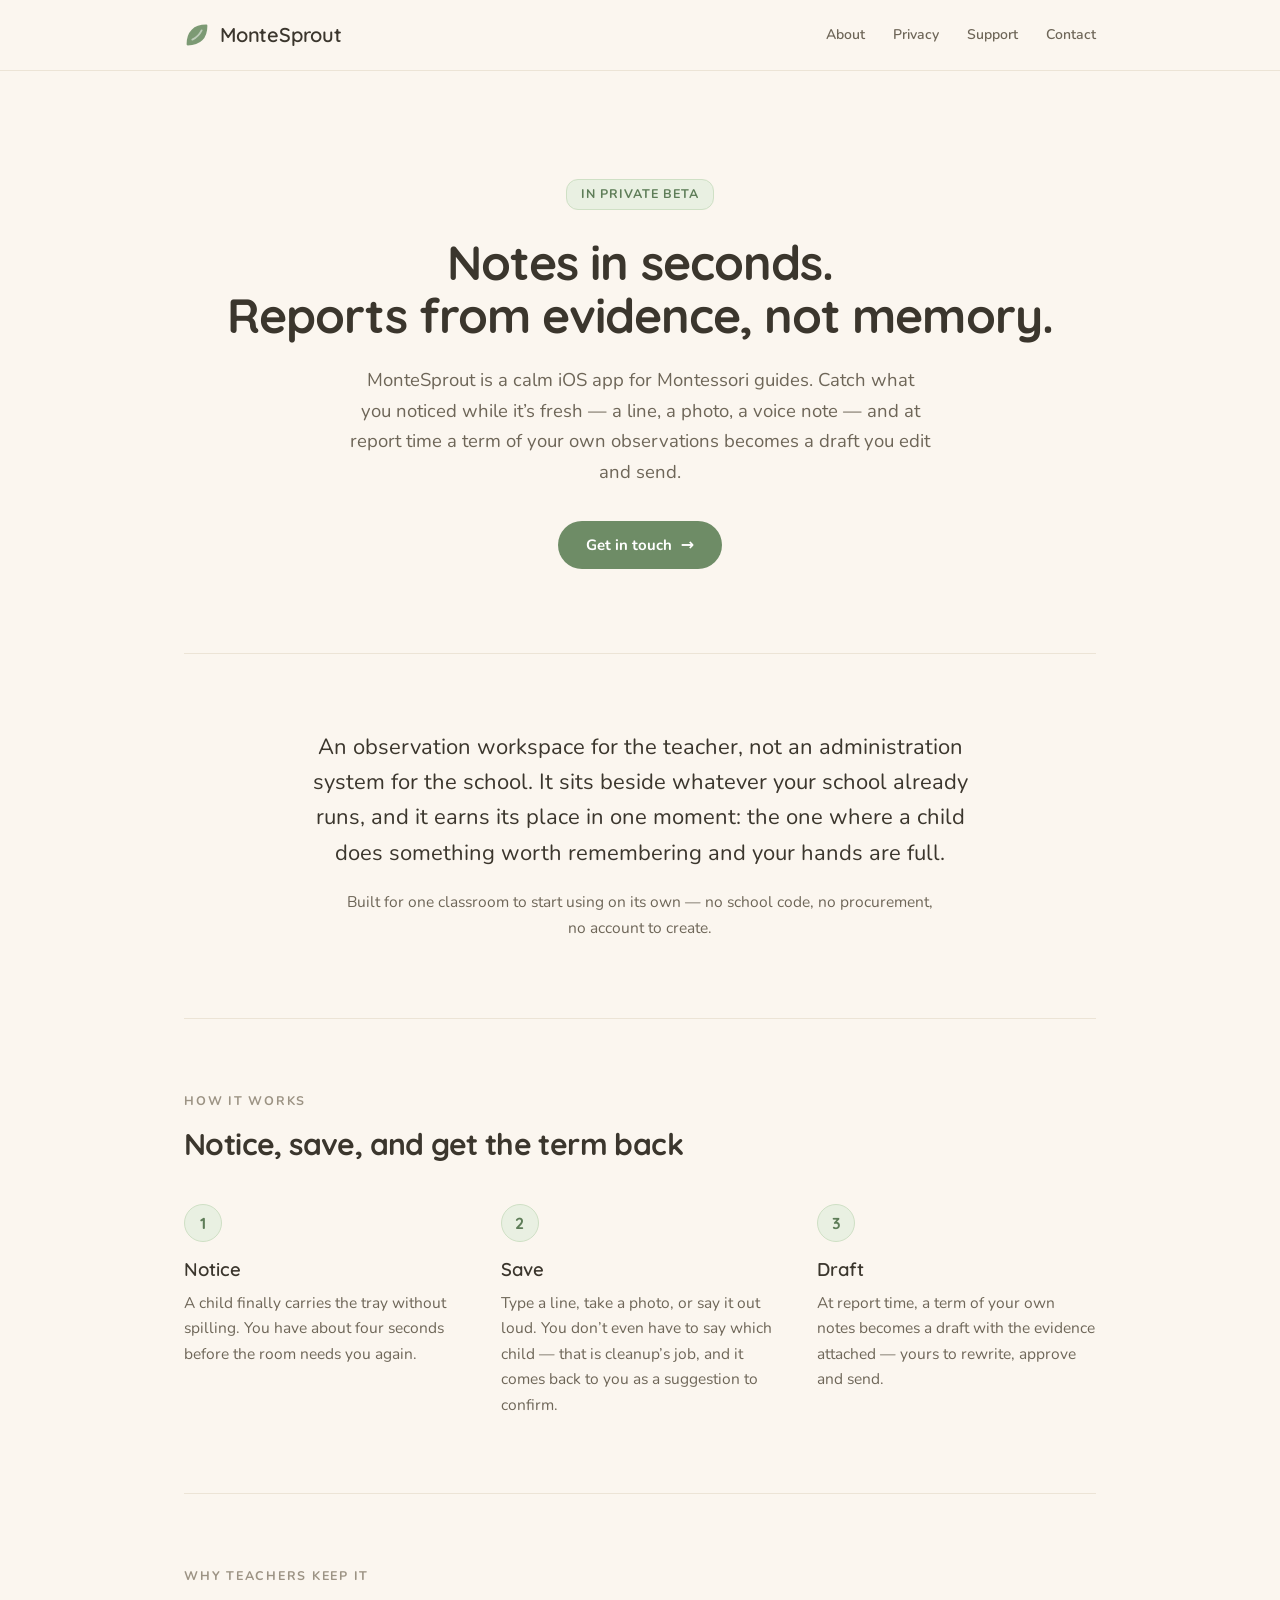
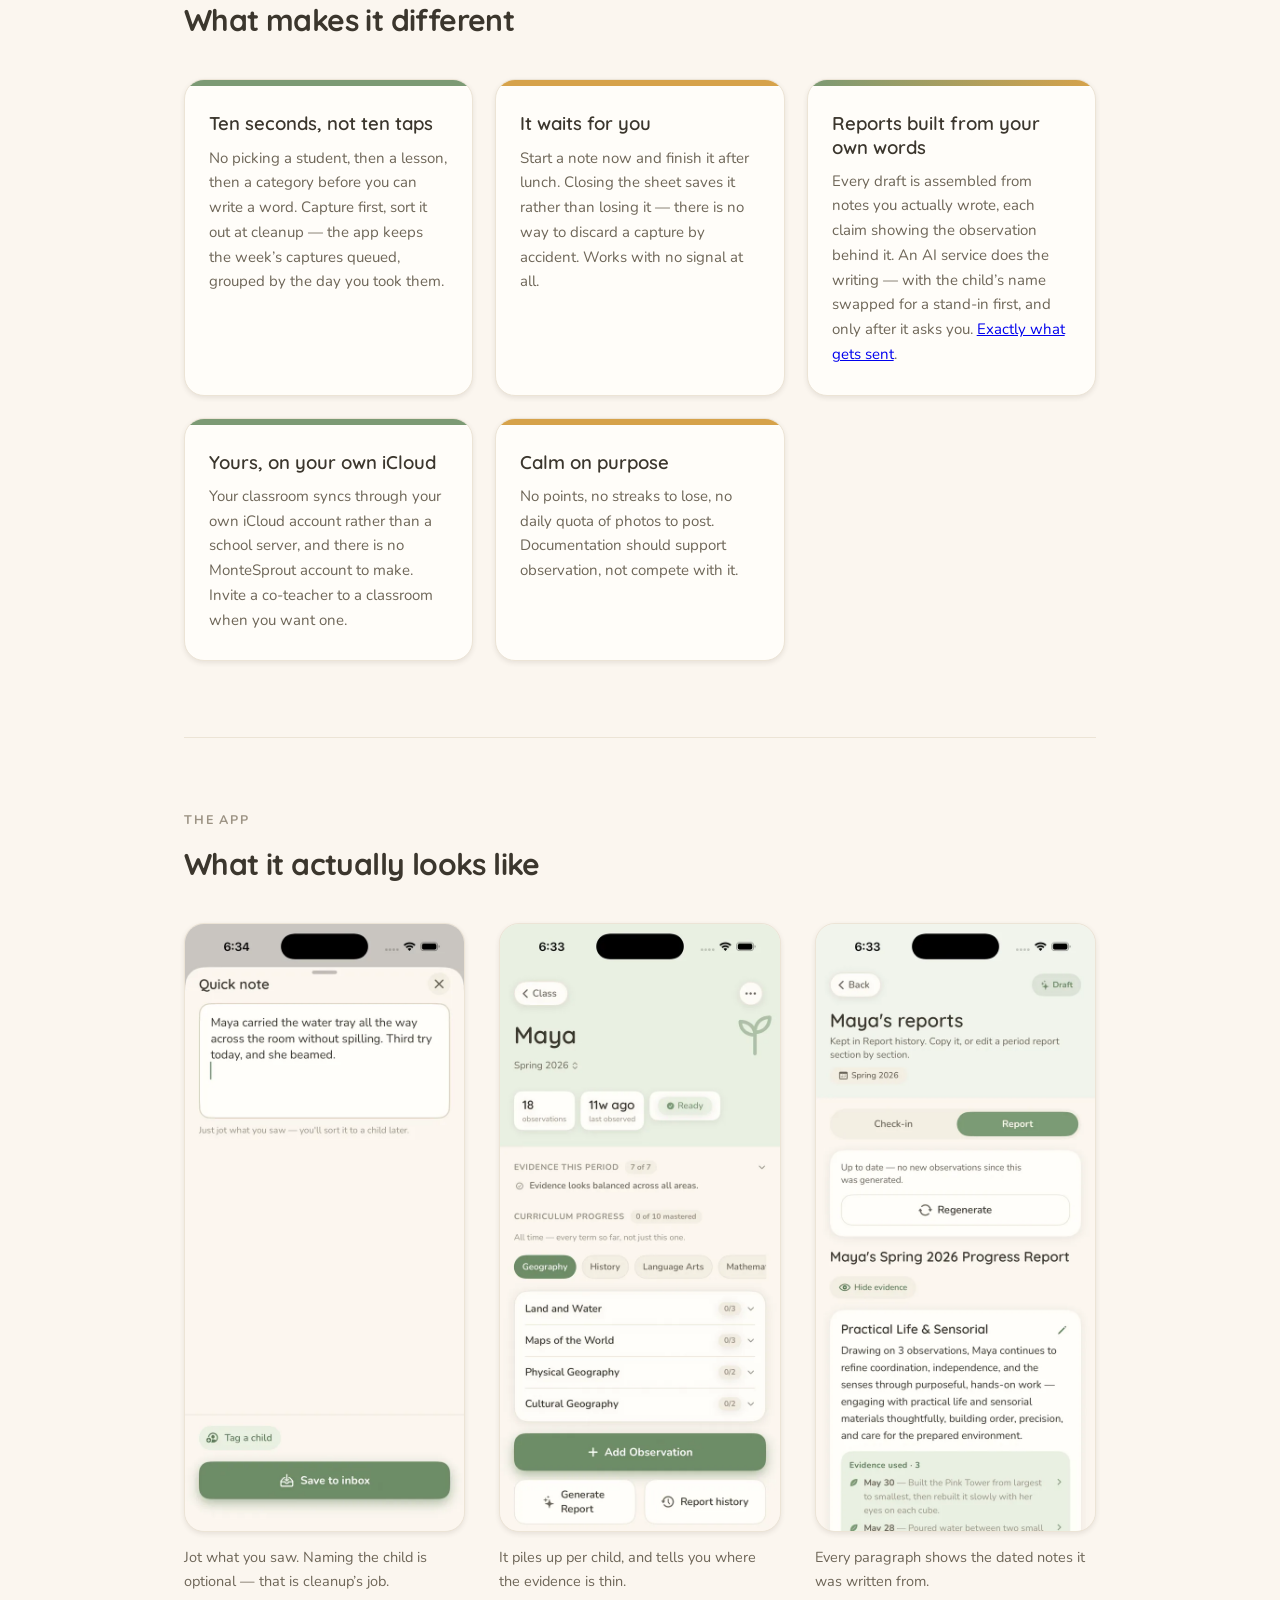
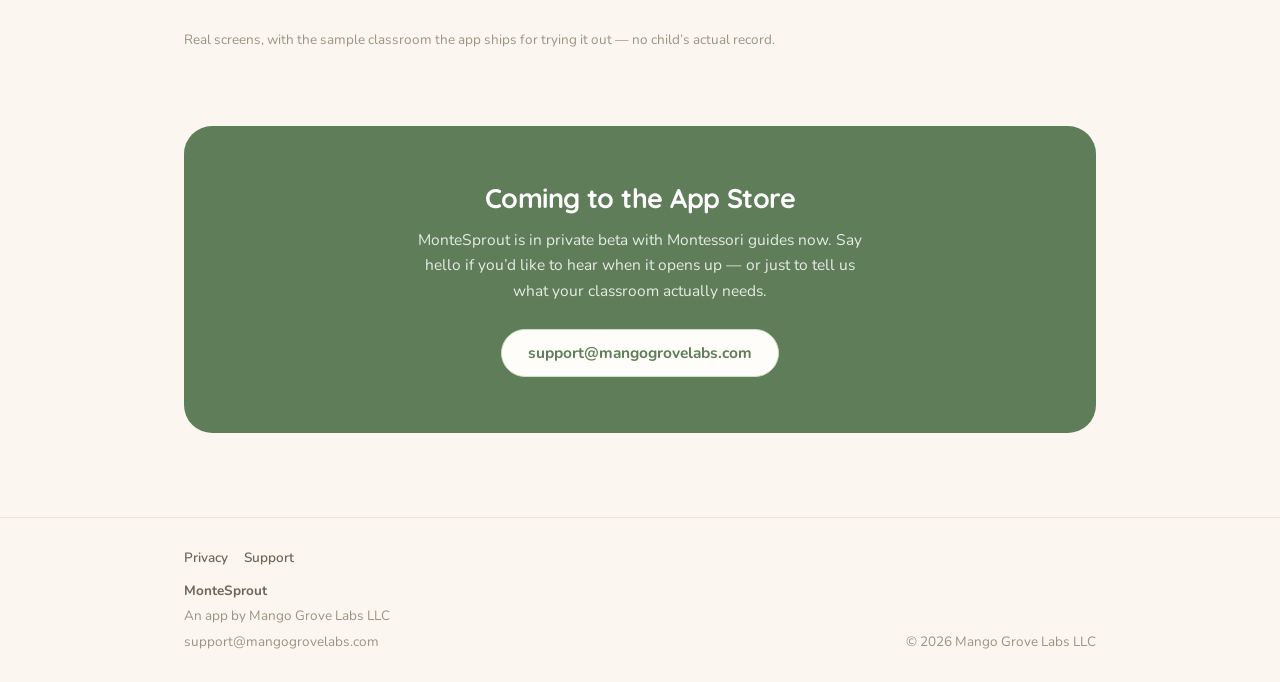
<file: index.html>
<!DOCTYPE html>
<html lang="en">
<head>
  <meta charset="utf-8">
  <meta name="viewport" content="width=device-width, initial-scale=1">
  <title>MonteSprout — calm classroom notes for Montessori teachers</title>

  <!-- SEO -->
  <meta name="description" content="MonteSprout is an iOS app for Montessori teachers: capture small daily observations, then turn that real evidence into parent-ready progress-report drafts. Works offline.">
  <link rel="canonical" href="https://montesprout.app/">
  <meta name="theme-color" content="#6E8C66">

  <!-- Open Graph. The card is generated by tools/make_og_image.py — regenerate and
       commit the PNG rather than editing it by hand. -->
  <meta property="og:type" content="website">
  <meta property="og:site_name" content="MonteSprout">
  <meta property="og:title" content="MonteSprout — calm classroom notes for Montessori teachers">
  <meta property="og:description" content="Capture small daily observations, then turn that real evidence into parent-ready progress-report drafts. Works offline.">
  <meta property="og:url" content="https://montesprout.app/">
  <meta property="og:image" content="https://montesprout.app/assets/og-image.png">
  <meta property="og:image:width" content="1200">
  <meta property="og:image:height" content="630">
  <meta property="og:image:alt" content="MonteSprout — small daily observations, turned into parent-ready reports.">

  <!-- Twitter card -->
  <meta name="twitter:card" content="summary_large_image">
  <meta name="twitter:title" content="MonteSprout — calm classroom notes for Montessori teachers">
  <meta name="twitter:description" content="Capture small daily observations, then turn that real evidence into parent-ready progress-report drafts. Works offline.">
  <meta name="twitter:image" content="https://montesprout.app/assets/og-image.png">

  <!-- Fonts: Quicksand (headings) + Nunito (body) — the app's two faces -->
  <link rel="preconnect" href="https://fonts.googleapis.com">
  <link rel="preconnect" href="https://fonts.gstatic.com" crossorigin>
  <link href="https://fonts.googleapis.com/css2?family=Quicksand:wght@500;600;700&family=Nunito:wght@400;600;700;800&display=swap" rel="stylesheet">

  <link rel="icon" type="image/svg+xml" href="assets/favicon.svg">
  <!-- Safari ignores an SVG in this slot, so the touch icon is a real PNG (tools/make_images.py). -->
  <link rel="apple-touch-icon" href="assets/apple-touch-icon.png">

  <link rel="stylesheet" href="assets/styles.css">
</head>
<body>

  <!-- ===== Header ===== -->
  <header class="site-header">
    <div class="container">
      <a class="brand" href="./">
        <svg class="brand__mark" width="26" height="26" viewBox="0 0 14 14" fill="none" xmlns="http://www.w3.org/2000/svg" role="img" aria-label="MonteSprout logo">
          <!-- The app's leaf mark (DesignSystem/Motifs.swift, LeafArt) — keep the two in sync. -->
          <path d="M12 2C5.5 2 2 5.5 2 12c6.5 0 10-3.5 10-10Z" fill="#7C9A74" stroke="#7C9A74" stroke-width="1.2" stroke-linejoin="round"></path>
          <path d="M4.5 9.5C6.5 8.5 8.5 6.5 9.5 4.5" stroke="#FFFFFF" stroke-opacity="0.5" stroke-width="1" stroke-linecap="round"></path>
        </svg>
        <span class="brand__name">MonteSprout</span>
      </a>
      <nav class="nav" aria-label="Primary">
        <a href="#about">About</a>
        <a href="privacy.html">Privacy</a>
        <a href="support.html">Support</a>
        <a href="mailto:support@mangogrovelabs.com">Contact</a>
      </nav>
    </div>
  </header>

  <!-- ===== Main ===== -->
  <main class="container">

    <!-- Hero -->
    <section class="hero">
      <span class="badge">In private beta</span>
      <h1 class="hero__title">Notes in seconds. <br class="hero__break">Reports from evidence, not memory.</h1>
      <p class="hero__sub">MonteSprout is a calm iOS app for Montessori guides. Catch what you noticed while it&rsquo;s fresh &mdash; a line, a photo, a voice note &mdash; and at report time a term of your own observations becomes a draft you edit and send.</p>
      <a class="pill pill--accent" href="mailto:support@mangogrovelabs.com">Get in touch <span class="pill__arrow" aria-hidden="true">&rarr;</span></a>
    </section>

    <!-- What it is -->
    <section id="about" class="lead">
      <p class="lead__text">An observation workspace for the teacher, not an administration system for the school. It sits beside whatever your school already runs, and it earns its place in one moment: the one where a child does something worth remembering and your hands are full.</p>
      <p class="lead__note">Built for one classroom to start using on its own &mdash; no school code, no procurement, no account to create.</p>
    </section>

    <!-- How it works -->
    <section class="section">
      <div class="eyebrow">How it works</div>
      <h2 class="section-title">Notice, save, and get the term back</h2>
      <div class="steps">

        <div class="step">
          <div class="step__num" aria-hidden="true"></div>
          <h3 class="step__title">Notice</h3>
          <p class="step__text">A child finally carries the tray without spilling. You have about four seconds before the room needs you again.</p>
        </div>

        <div class="step">
          <div class="step__num" aria-hidden="true"></div>
          <h3 class="step__title">Save</h3>
          <p class="step__text">Type a line, take a photo, or say it out loud. You don&rsquo;t even have to say which child &mdash; that is cleanup&rsquo;s job, and it comes back to you as a suggestion to confirm.</p>
        </div>

        <div class="step">
          <div class="step__num" aria-hidden="true"></div>
          <h3 class="step__title">Draft</h3>
          <p class="step__text">At report time, a term of your own notes becomes a draft with the evidence attached &mdash; yours to rewrite, approve and send.</p>
        </div>

      </div>
    </section>

    <!-- Highlights -->
    <section class="section">
      <div class="eyebrow">Why teachers keep it</div>
      <h2 class="section-title">What makes it different</h2>
      <div class="cards">

        <article class="card">
          <div class="card__strip card__strip--sage"></div>
          <div class="card__body">
            <h3 class="card__title">Ten seconds, not ten taps</h3>
            <p class="card__text">No picking a student, then a lesson, then a category before you can write a word. Capture first, sort it out at cleanup &mdash; the app keeps the week&rsquo;s captures queued, grouped by the day you took them.</p>
          </div>
        </article>

        <article class="card">
          <div class="card__strip card__strip--honey"></div>
          <div class="card__body">
            <h3 class="card__title">It waits for you</h3>
            <p class="card__text">Start a note now and finish it after lunch. Closing the sheet saves it rather than losing it &mdash; there is no way to discard a capture by accident. Works with no signal at all.</p>
          </div>
        </article>

        <article class="card">
          <div class="card__strip card__strip--gradient"></div>
          <div class="card__body">
            <h3 class="card__title">Reports built from your own words</h3>
            <p class="card__text">Every draft is assembled from notes you actually wrote, each claim showing the observation behind it. An AI service does the writing &mdash; with the child&rsquo;s name swapped for a stand-in first, and only after it asks you. <a href="privacy.html">Exactly what gets sent</a>.</p>
          </div>
        </article>

        <article class="card">
          <div class="card__strip card__strip--sage"></div>
          <div class="card__body">
            <h3 class="card__title">Yours, on your own iCloud</h3>
            <p class="card__text">Your classroom syncs through your own iCloud account rather than a school server, and there is no MonteSprout account to make. Invite a co-teacher to a classroom when you want one.</p>
          </div>
        </article>

        <article class="card">
          <div class="card__strip card__strip--honey"></div>
          <div class="card__body">
            <h3 class="card__title">Calm on purpose</h3>
            <p class="card__text">No points, no streaks to lose, no daily quota of photos to post. Documentation should support observation, not compete with it.</p>
          </div>
        </article>

      </div>
    </section>

    <!-- Screens -->
    <section class="section">
      <div class="eyebrow">The app</div>
      <h2 class="section-title">What it actually looks like</h2>
      <div class="shots__grid">

        <figure class="shot">
          <img class="shot__img" src="assets/screens/capture.webp" width="600" height="1304" loading="lazy" decoding="async"
               alt="MonteSprout's quick-note sheet with a typed observation — &ldquo;Maya carried the water tray all the way across the room without spilling&rdquo; — above an optional &ldquo;Tag a child&rdquo; chip and a &ldquo;Save to inbox&rdquo; button.">
          <figcaption class="shot__caption">Jot what you saw. Naming the child is optional &mdash; that is cleanup&rsquo;s job.</figcaption>
        </figure>

        <figure class="shot">
          <img class="shot__img" src="assets/screens/evidence.webp" width="600" height="1304" loading="lazy" decoding="async"
               alt="A child&rsquo;s page in MonteSprout showing 18 observations, a note that evidence looks balanced across all areas, and curriculum progress grouped by area.">
          <figcaption class="shot__caption">It piles up per child, and tells you where the evidence is thin.</figcaption>
        </figure>

        <figure class="shot">
          <img class="shot__img" src="assets/screens/report.webp" width="600" height="1304" loading="lazy" decoding="async"
               alt="A generated progress report in MonteSprout. Under the written paragraph, an &ldquo;Evidence used&rdquo; panel lists the dated observations the paragraph draws on.">
          <figcaption class="shot__caption">Every paragraph shows the dated notes it was written from.</figcaption>
        </figure>

      </div>
      <p class="shots__note">Real screens, with the sample classroom the app ships for trying it out &mdash; no child&rsquo;s actual record.</p>
    </section>

    <!-- Contact -->
    <section id="contact" class="contact">
      <div class="contact__panel">
        <h2 class="contact__title">Coming to the App Store</h2>
        <p class="contact__text">MonteSprout is in private beta with Montessori guides now. Say hello if you&rsquo;d like to hear when it opens up &mdash; or just to tell us what your classroom actually needs.</p>
        <a class="pill pill--light" href="mailto:support@mangogrovelabs.com">support@mangogrovelabs.com</a>
      </div>
    </section>

  </main>

  <!-- ===== Footer ===== -->
  <footer class="site-footer">
    <div class="container">
      <div class="footer__info">
        <div class="footer__links">
          <a href="privacy.html">Privacy</a>
          <a href="support.html">Support</a>
        </div>
        <span class="footer__name">MonteSprout</span>
        <span>An app by Mango Grove Labs LLC</span>
        <a href="mailto:support@mangogrovelabs.com">support@mangogrovelabs.com</a>
      </div>
      <div class="footer__copy">&copy; 2026 Mango Grove Labs LLC</div>
    </div>
  </footer>

</body>
</html>
</file>
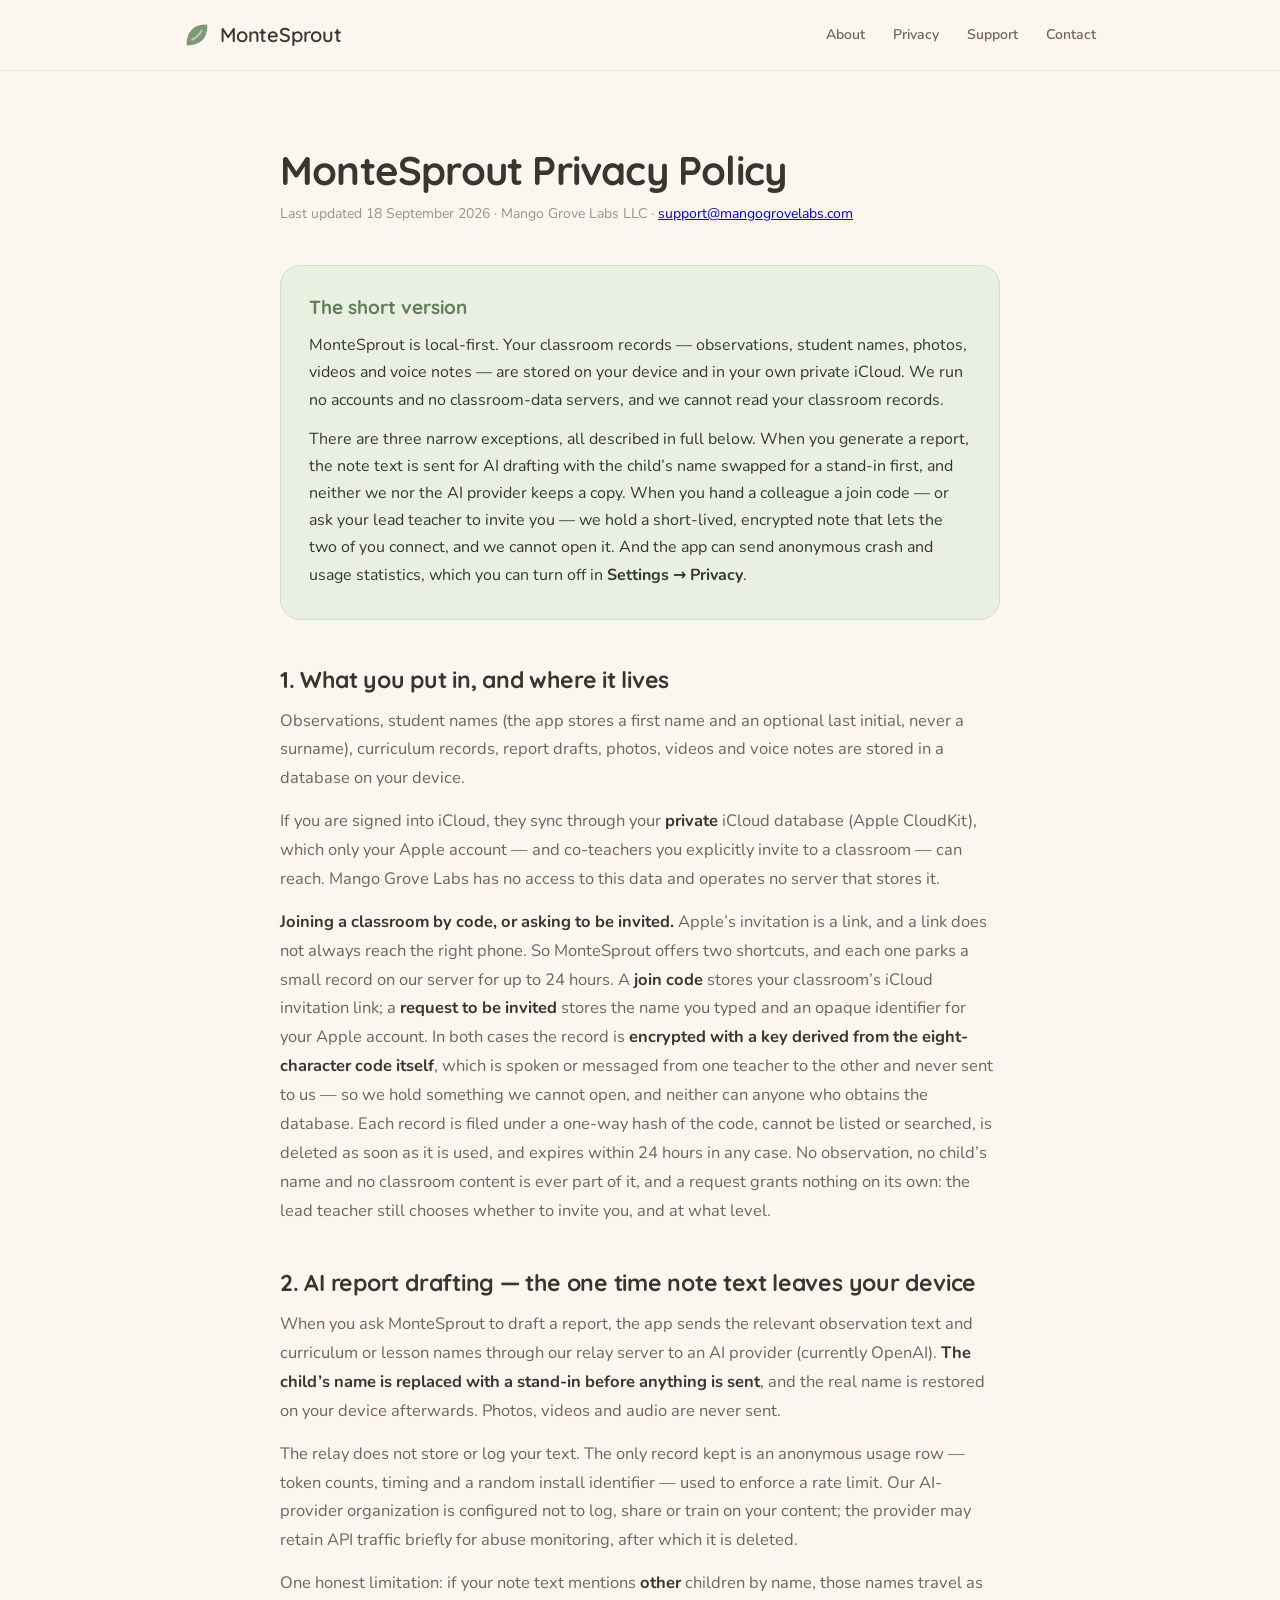
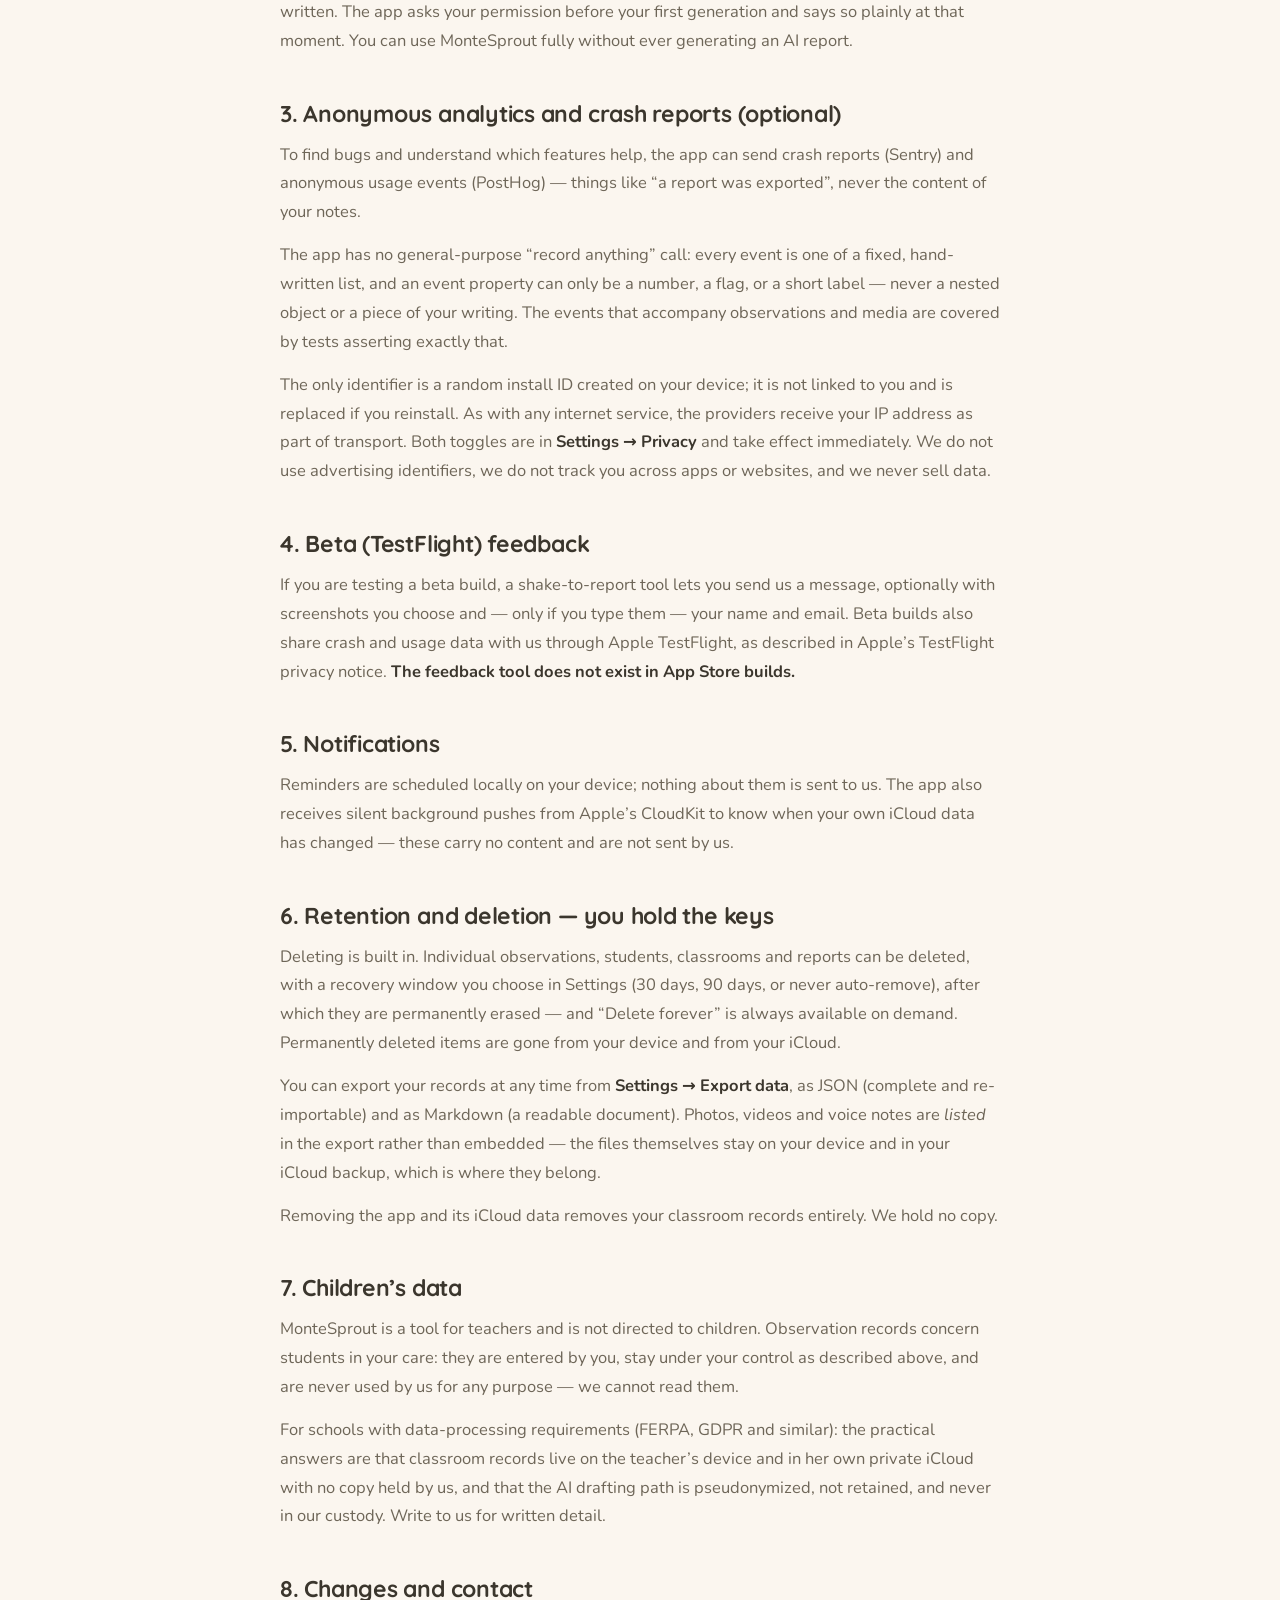
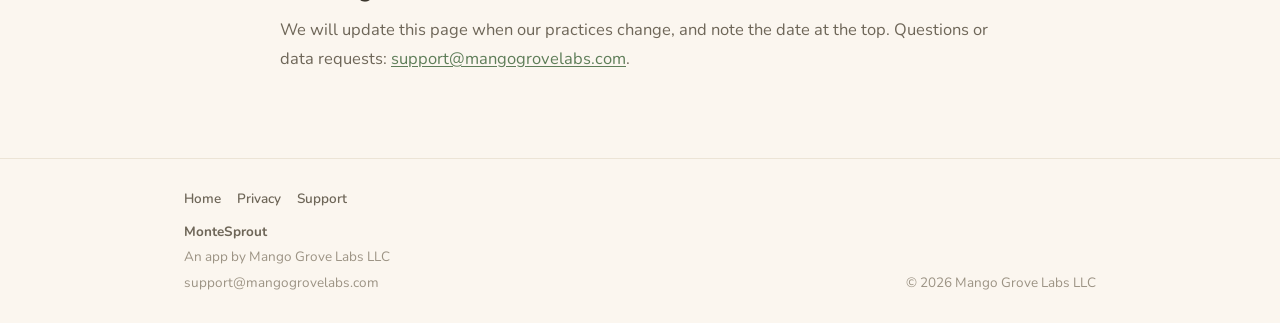
<file: privacy.html>
<!DOCTYPE html>
<html lang="en">
<head>
  <meta charset="utf-8">
  <meta name="viewport" content="width=device-width, initial-scale=1">
  <title>Privacy Policy — MonteSprout</title>

  <!-- SEO -->
  <meta name="description" content="How MonteSprout handles your classroom records: local-first storage, your own private iCloud, the one time note text leaves your device, and optional anonymous analytics.">
  <link rel="canonical" href="https://montesprout.app/privacy.html">
  <meta name="theme-color" content="#6E8C66">

  <!-- Open Graph -->
  <meta property="og:type" content="article">
  <meta property="og:site_name" content="MonteSprout">
  <meta property="og:title" content="Privacy Policy — MonteSprout">
  <meta property="og:description" content="Local-first by default. What stays on your device, the one time note text leaves it, and how to turn off analytics.">
  <meta property="og:url" content="https://montesprout.app/privacy.html">
  <meta property="og:image" content="https://montesprout.app/assets/og-image.png">
  <meta property="og:image:width" content="1200">
  <meta property="og:image:height" content="630">
  <meta property="og:image:alt" content="MonteSprout — small daily observations, turned into parent-ready reports.">

  <!-- Twitter card -->
  <meta name="twitter:card" content="summary_large_image">
  <meta name="twitter:title" content="Privacy Policy — MonteSprout">
  <meta name="twitter:description" content="Local-first by default. What stays on your device, the one time note text leaves it, and how to turn off analytics.">
  <meta name="twitter:image" content="https://montesprout.app/assets/og-image.png">

  <!-- Fonts: Quicksand (headings) + Nunito (body) -->
  <link rel="preconnect" href="https://fonts.googleapis.com">
  <link rel="preconnect" href="https://fonts.gstatic.com" crossorigin>
  <link href="https://fonts.googleapis.com/css2?family=Quicksand:wght@500;600;700&family=Nunito:wght@400;600;700;800&display=swap" rel="stylesheet">

  <link rel="icon" type="image/svg+xml" href="assets/favicon.svg">
  <!-- Safari ignores an SVG in this slot, so the touch icon is a real PNG (tools/make_images.py). -->
  <link rel="apple-touch-icon" href="assets/apple-touch-icon.png">

  <link rel="stylesheet" href="assets/styles.css">
</head>
<body>

  <!-- ===== Header ===== -->
  <header class="site-header">
    <div class="container">
      <a class="brand" href="index.html">
        <svg class="brand__mark" width="26" height="26" viewBox="0 0 14 14" fill="none" xmlns="http://www.w3.org/2000/svg" role="img" aria-label="MonteSprout logo">
          <!-- The app's leaf mark (DesignSystem/Motifs.swift, LeafArt) — keep the two in sync. -->
          <path d="M12 2C5.5 2 2 5.5 2 12c6.5 0 10-3.5 10-10Z" fill="#7C9A74" stroke="#7C9A74" stroke-width="1.2" stroke-linejoin="round"></path>
          <path d="M4.5 9.5C6.5 8.5 8.5 6.5 9.5 4.5" stroke="#FFFFFF" stroke-opacity="0.5" stroke-width="1" stroke-linecap="round"></path>
        </svg>
        <span class="brand__name">MonteSprout</span>
      </a>
      <nav class="nav" aria-label="Primary">
        <a href="index.html#about">About</a>
        <a href="privacy.html">Privacy</a>
        <a href="support.html">Support</a>
        <a href="mailto:support@mangogrovelabs.com">Contact</a>
      </nav>
    </div>
  </header>

  <!-- ===== Main ===== -->
  <main class="container">
    <article class="page">

      <h1 class="page__title">MonteSprout Privacy Policy</h1>
      <p class="page__meta">Last updated 18 September 2026 &middot; Mango Grove Labs LLC &middot; <a href="mailto:support@mangogrovelabs.com">support@mangogrovelabs.com</a></p>

      <section class="summary">
        <h2>The short version</h2>
        <p>MonteSprout is local-first. Your classroom records &mdash; observations, student names, photos, videos and voice notes &mdash; are stored on your device and in your own private iCloud. We run no accounts and no classroom-data servers, and we cannot read your classroom records.</p>
        <p>There are three narrow exceptions, all described in full below. When you generate a report, the note text is sent for AI drafting with the child&rsquo;s name swapped for a stand-in first, and neither we nor the AI provider keeps a copy. When you hand a colleague a join code &mdash; or ask your lead teacher to invite you &mdash; we hold a short-lived, encrypted note that lets the two of you connect, and we cannot open it. And the app can send anonymous crash and usage statistics, which you can turn off in <strong>Settings &rarr; Privacy</strong>.</p>
      </section>

      <div class="legal">

        <h2 id="what-you-put-in">1. What you put in, and where it lives</h2>
        <p>Observations, student names (the app stores a first name and an optional last initial, never a surname), curriculum records, report drafts, photos, videos and voice notes are stored in a database on your device.</p>
        <p>If you are signed into iCloud, they sync through your <strong>private</strong> iCloud database (Apple CloudKit), which only your Apple account &mdash; and co-teachers you explicitly invite to a classroom &mdash; can reach. Mango Grove Labs has no access to this data and operates no server that stores it.</p>
        <p><strong>Joining a classroom by code, or asking to be invited.</strong> Apple&rsquo;s invitation is a link, and a link does not always reach the right phone. So MonteSprout offers two shortcuts, and each one parks a small record on our server for up to 24 hours. A <strong>join code</strong> stores your classroom&rsquo;s iCloud invitation link; a <strong>request to be invited</strong> stores the name you typed and an opaque identifier for your Apple account. In both cases the record is <strong>encrypted with a key derived from the eight-character code itself</strong>, which is spoken or messaged from one teacher to the other and never sent to us &mdash; so we hold something we cannot open, and neither can anyone who obtains the database. Each record is filed under a one-way hash of the code, cannot be listed or searched, is deleted as soon as it is used, and expires within 24 hours in any case. No observation, no child&rsquo;s name and no classroom content is ever part of it, and a request grants nothing on its own: the lead teacher still chooses whether to invite you, and at what level.</p>

        <h2 id="ai-drafting">2. AI report drafting &mdash; the one time note text leaves your device</h2>
        <p>When you ask MonteSprout to draft a report, the app sends the relevant observation text and curriculum or lesson names through our relay server to an AI provider (currently OpenAI). <strong>The child&rsquo;s name is replaced with a stand-in before anything is sent</strong>, and the real name is restored on your device afterwards. Photos, videos and audio are never sent.</p>
        <p>The relay does not store or log your text. The only record kept is an anonymous usage row &mdash; token counts, timing and a random install identifier &mdash; used to enforce a rate limit. Our AI-provider organization is configured not to log, share or train on your content; the provider may retain API traffic briefly for abuse monitoring, after which it is deleted.</p>
        <p>One honest limitation: if your note text mentions <strong>other</strong> children by name, those names travel as written. The app asks your permission before your first generation and says so plainly at that moment. You can use MonteSprout fully without ever generating an AI report.</p>

        <h2 id="analytics">3. Anonymous analytics and crash reports (optional)</h2>
        <p>To find bugs and understand which features help, the app can send crash reports (Sentry) and anonymous usage events (PostHog) &mdash; things like &ldquo;a report was exported&rdquo;, never the content of your notes.</p>
        <p>The app has no general-purpose &ldquo;record anything&rdquo; call: every event is one of a fixed, hand-written list, and an event property can only be a number, a flag, or a short label &mdash; never a nested object or a piece of your writing. The events that accompany observations and media are covered by tests asserting exactly that.</p>
        <p>The only identifier is a random install ID created on your device; it is not linked to you and is replaced if you reinstall. As with any internet service, the providers receive your IP address as part of transport. Both toggles are in <strong>Settings &rarr; Privacy</strong> and take effect immediately. We do not use advertising identifiers, we do not track you across apps or websites, and we never sell data.</p>

        <h2 id="beta">4. Beta (TestFlight) feedback</h2>
        <p>If you are testing a beta build, a shake-to-report tool lets you send us a message, optionally with screenshots you choose and &mdash; only if you type them &mdash; your name and email. Beta builds also share crash and usage data with us through Apple TestFlight, as described in Apple&rsquo;s TestFlight privacy notice. <strong>The feedback tool does not exist in App Store builds.</strong></p>

        <h2 id="notifications">5. Notifications</h2>
        <p>Reminders are scheduled locally on your device; nothing about them is sent to us. The app also receives silent background pushes from Apple&rsquo;s CloudKit to know when your own iCloud data has changed &mdash; these carry no content and are not sent by us.</p>

        <h2 id="retention">6. Retention and deletion &mdash; you hold the keys</h2>
        <p>Deleting is built in. Individual observations, students, classrooms and reports can be deleted, with a recovery window you choose in Settings (30 days, 90 days, or never auto-remove), after which they are permanently erased &mdash; and &ldquo;Delete forever&rdquo; is always available on demand. Permanently deleted items are gone from your device and from your iCloud.</p>
        <p>You can export your records at any time from <strong>Settings &rarr; Export data</strong>, as JSON (complete and re-importable) and as Markdown (a readable document). Photos, videos and voice notes are <em>listed</em> in the export rather than embedded &mdash; the files themselves stay on your device and in your iCloud backup, which is where they belong.</p>
        <p>Removing the app and its iCloud data removes your classroom records entirely. We hold no copy.</p>

        <h2 id="children">7. Children&rsquo;s data</h2>
        <p>MonteSprout is a tool for teachers and is not directed to children. Observation records concern students in your care: they are entered by you, stay under your control as described above, and are never used by us for any purpose &mdash; we cannot read them.</p>
        <p>For schools with data-processing requirements (FERPA, GDPR and similar): the practical answers are that classroom records live on the teacher&rsquo;s device and in her own private iCloud with no copy held by us, and that the AI drafting path is pseudonymized, not retained, and never in our custody. Write to us for written detail.</p>

        <h2 id="changes">8. Changes and contact</h2>
        <p>We will update this page when our practices change, and note the date at the top. Questions or data requests: <a href="mailto:support@mangogrovelabs.com">support@mangogrovelabs.com</a>.</p>

      </div>
    </article>
  </main>

  <!-- ===== Footer ===== -->
  <footer class="site-footer">
    <div class="container">
      <div class="footer__info">
        <div class="footer__links">
          <a href="index.html">Home</a>
          <a href="privacy.html">Privacy</a>
          <a href="support.html">Support</a>
        </div>
        <span class="footer__name">MonteSprout</span>
        <span>An app by Mango Grove Labs LLC</span>
        <a href="mailto:support@mangogrovelabs.com">support@mangogrovelabs.com</a>
      </div>
      <div class="footer__copy">&copy; 2026 Mango Grove Labs LLC</div>
    </div>
  </footer>

</body>
</html>
</file>
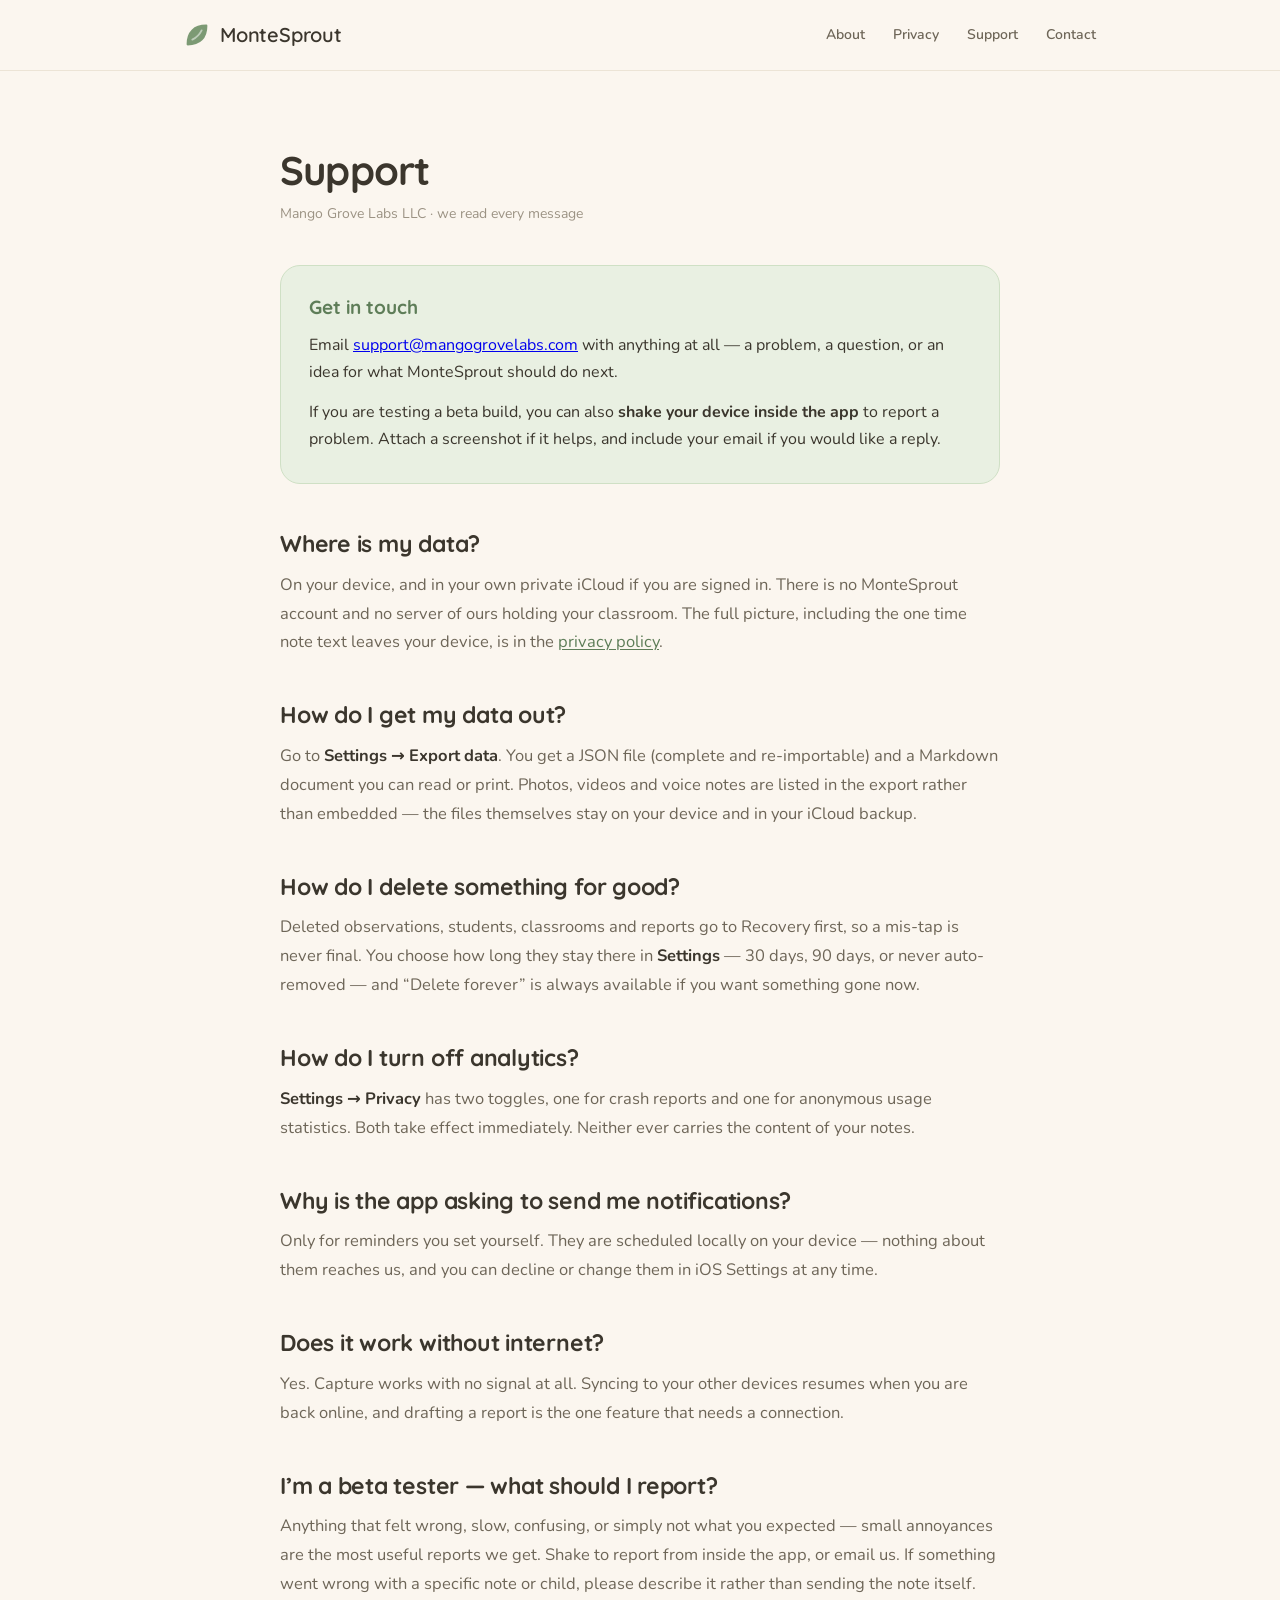
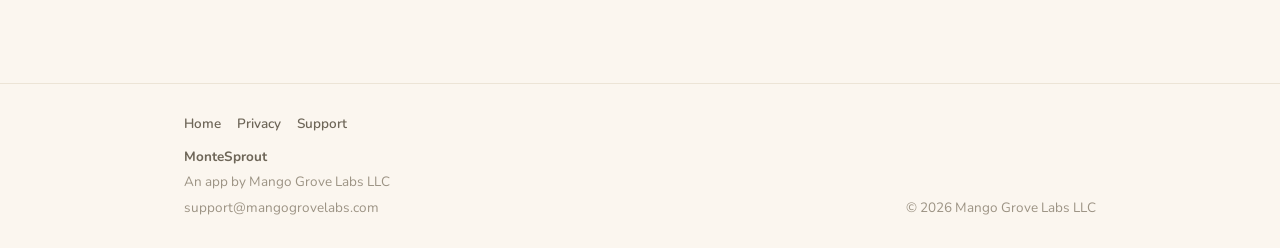
<file: support.html>
<!DOCTYPE html>
<html lang="en">
<head>
  <meta charset="utf-8">
  <meta name="viewport" content="width=device-width, initial-scale=1">
  <title>Support — MonteSprout</title>

  <!-- SEO -->
  <meta name="description" content="Get help with MonteSprout: email support, how to report a problem from inside a beta build, and answers to the questions teachers ask first.">
  <link rel="canonical" href="https://montesprout.app/support.html">
  <meta name="theme-color" content="#6E8C66">

  <!-- Open Graph -->
  <meta property="og:type" content="article">
  <meta property="og:site_name" content="MonteSprout">
  <meta property="og:title" content="Support — MonteSprout">
  <meta property="og:description" content="How to get help with MonteSprout, report a problem, or ask a question.">
  <meta property="og:url" content="https://montesprout.app/support.html">
  <meta property="og:image" content="https://montesprout.app/assets/og-image.png">
  <meta property="og:image:width" content="1200">
  <meta property="og:image:height" content="630">
  <meta property="og:image:alt" content="MonteSprout — small daily observations, turned into parent-ready reports.">

  <!-- Twitter card -->
  <meta name="twitter:card" content="summary_large_image">
  <meta name="twitter:title" content="Support — MonteSprout">
  <meta name="twitter:description" content="How to get help with MonteSprout, report a problem, or ask a question.">
  <meta name="twitter:image" content="https://montesprout.app/assets/og-image.png">

  <!-- Fonts: Quicksand (headings) + Nunito (body) -->
  <link rel="preconnect" href="https://fonts.googleapis.com">
  <link rel="preconnect" href="https://fonts.gstatic.com" crossorigin>
  <link href="https://fonts.googleapis.com/css2?family=Quicksand:wght@500;600;700&family=Nunito:wght@400;600;700;800&display=swap" rel="stylesheet">

  <link rel="icon" type="image/svg+xml" href="assets/favicon.svg">
  <!-- Safari ignores an SVG in this slot, so the touch icon is a real PNG (tools/make_images.py). -->
  <link rel="apple-touch-icon" href="assets/apple-touch-icon.png">

  <link rel="stylesheet" href="assets/styles.css">
</head>
<body>

  <!-- ===== Header ===== -->
  <header class="site-header">
    <div class="container">
      <a class="brand" href="index.html">
        <svg class="brand__mark" width="26" height="26" viewBox="0 0 14 14" fill="none" xmlns="http://www.w3.org/2000/svg" role="img" aria-label="MonteSprout logo">
          <!-- The app's leaf mark (DesignSystem/Motifs.swift, LeafArt) — keep the two in sync. -->
          <path d="M12 2C5.5 2 2 5.5 2 12c6.5 0 10-3.5 10-10Z" fill="#7C9A74" stroke="#7C9A74" stroke-width="1.2" stroke-linejoin="round"></path>
          <path d="M4.5 9.5C6.5 8.5 8.5 6.5 9.5 4.5" stroke="#FFFFFF" stroke-opacity="0.5" stroke-width="1" stroke-linecap="round"></path>
        </svg>
        <span class="brand__name">MonteSprout</span>
      </a>
      <nav class="nav" aria-label="Primary">
        <a href="index.html#about">About</a>
        <a href="privacy.html">Privacy</a>
        <a href="support.html">Support</a>
        <a href="mailto:support@mangogrovelabs.com">Contact</a>
      </nav>
    </div>
  </header>

  <!-- ===== Main ===== -->
  <main class="container">
    <article class="page">

      <h1 class="page__title">Support</h1>
      <p class="page__meta">Mango Grove Labs LLC &middot; we read every message</p>

      <section class="summary">
        <h2>Get in touch</h2>
        <p>Email <a href="mailto:support@mangogrovelabs.com">support@mangogrovelabs.com</a> with anything at all &mdash; a problem, a question, or an idea for what MonteSprout should do next.</p>
        <p>If you are testing a beta build, you can also <strong>shake your device inside the app</strong> to report a problem. Attach a screenshot if it helps, and include your email if you would like a reply.</p>
      </section>

      <div class="legal">

        <h2 id="where-is-my-data">Where is my data?</h2>
        <p>On your device, and in your own private iCloud if you are signed in. There is no MonteSprout account and no server of ours holding your classroom. The full picture, including the one time note text leaves your device, is in the <a href="privacy.html">privacy policy</a>.</p>

        <h2 id="export">How do I get my data out?</h2>
        <p>Go to <strong>Settings &rarr; Export data</strong>. You get a JSON file (complete and re-importable) and a Markdown document you can read or print. Photos, videos and voice notes are listed in the export rather than embedded &mdash; the files themselves stay on your device and in your iCloud backup.</p>

        <h2 id="delete">How do I delete something for good?</h2>
        <p>Deleted observations, students, classrooms and reports go to Recovery first, so a mis-tap is never final. You choose how long they stay there in <strong>Settings</strong> &mdash; 30 days, 90 days, or never auto-removed &mdash; and &ldquo;Delete forever&rdquo; is always available if you want something gone now.</p>

        <h2 id="analytics-off">How do I turn off analytics?</h2>
        <p><strong>Settings &rarr; Privacy</strong> has two toggles, one for crash reports and one for anonymous usage statistics. Both take effect immediately. Neither ever carries the content of your notes.</p>

        <h2 id="reminders">Why is the app asking to send me notifications?</h2>
        <p>Only for reminders you set yourself. They are scheduled locally on your device &mdash; nothing about them reaches us, and you can decline or change them in iOS Settings at any time.</p>

        <h2 id="offline">Does it work without internet?</h2>
        <p>Yes. Capture works with no signal at all. Syncing to your other devices resumes when you are back online, and drafting a report is the one feature that needs a connection.</p>

        <h2 id="beta">I&rsquo;m a beta tester &mdash; what should I report?</h2>
        <p>Anything that felt wrong, slow, confusing, or simply not what you expected &mdash; small annoyances are the most useful reports we get. Shake to report from inside the app, or email us. If something went wrong with a specific note or child, please describe it rather than sending the note itself.</p>

      </div>
    </article>
  </main>

  <!-- ===== Footer ===== -->
  <footer class="site-footer">
    <div class="container">
      <div class="footer__info">
        <div class="footer__links">
          <a href="index.html">Home</a>
          <a href="privacy.html">Privacy</a>
          <a href="support.html">Support</a>
        </div>
        <span class="footer__name">MonteSprout</span>
        <span>An app by Mango Grove Labs LLC</span>
        <a href="mailto:support@mangogrovelabs.com">support@mangogrovelabs.com</a>
      </div>
      <div class="footer__copy">&copy; 2026 Mango Grove Labs LLC</div>
    </div>
  </footer>

</body>
</html>
</file>
<file: assets/styles.css>
/* MonteSprout — site styles
   Structure follows the Mango Grove Labs company site (same skeleton, no build step);
   tokens are MonteSprout's **Sunrise** palette + type, transcribed verbatim from the app's
   docs/architecture.md §8. See docs/DECISIONS.md. This file is served as-is. */

:root {
  /* Palette — Sunrise (architecture §8; keep these literal, don't "improve" them) */
  --paper: #FBF6EF;
  --surface: #FFFDF9;
  --ink: #3B362D;
  --ink-soft: #6E6658;
  --ink-faint: #9C9384;
  --hair: #ECE4D6;
  --hair-strong: #DBD1BF;
  --chip: #F4EEE3;
  --sage: #7C9A74;
  --sage-deep: #5E7D58;
  --sage-soft: #E9F0E2;
  --sage-line: #CFE0C5;
  --honey: #D6A24A;
  --honey-soft: #F7EBD3;
  --honey-line: #EAD6AE;
  --accent: #6E8C66;
  --accent-ink: #FFFFFF;
  --accent-band: #F1F4EC;
  --card-shadow: 0 2px 5px rgba(60, 52, 38, 0.10);

  /* Type — Quicksand (headings) + Nunito (body), the app's two faces */
  --font-head: 'Quicksand', system-ui, -apple-system, 'Segoe UI', sans-serif;
  --font-body: 'Nunito', system-ui, -apple-system, 'Segoe UI', sans-serif;

  /* Radii — the app's named scale (architecture §8) */
  --radius-chip: 12px;
  --radius-control: 16px;
  --radius-card: 20px;
  --radius-sheet: 28px;

  /* Layout */
  --container: 1040px;
  --pad-x: clamp(24px, 6vw, 64px);
}

* { box-sizing: border-box; }

html { scroll-behavior: smooth; }

body {
  margin: 0;
  background: var(--paper);
  color: var(--ink);
  font-family: var(--font-body);
  -webkit-font-smoothing: antialiased;
  text-rendering: optimizeLegibility;
}

a { -webkit-tap-highlight-color: transparent; }

.container {
  max-width: var(--container);
  margin: 0 auto;
  padding-left: var(--pad-x);
  padding-right: var(--pad-x);
}

/* ===== Header ===== */
.site-header { border-bottom: 1px solid var(--hair); }

.site-header .container {
  padding-top: 22px;
  padding-bottom: 22px;
  display: flex;
  align-items: center;
  justify-content: space-between;
  gap: 20px;
  flex-wrap: wrap;
}

.brand {
  display: flex;
  align-items: center;
  gap: 10px;
  text-decoration: none;
}

.brand__mark { display: block; flex: none; }

.brand__name {
  font-family: var(--font-head);
  font-weight: 600;
  font-size: 20px;
  line-height: 1;
  color: var(--ink);
  letter-spacing: -0.01em;
}

.nav {
  display: flex;
  gap: 28px;
  font-weight: 600;
  font-size: 14px;
  line-height: 1;
  color: var(--ink-soft);
}

.nav a { color: inherit; text-decoration: none; }
.nav a:hover,
.nav a:focus-visible { color: var(--ink); }

/* ===== Hero ===== */
.hero {
  padding: clamp(64px, 10vw, 108px) 0 clamp(56px, 8vw, 84px);
  text-align: center;
}

.badge {
  display: inline-block;
  font-weight: 700;
  font-size: 12.5px;
  line-height: 1;
  letter-spacing: 0.08em;
  text-transform: uppercase;
  color: var(--sage-deep);
  background: var(--sage-soft);
  border: 1px solid var(--sage-line);
  border-radius: var(--radius-chip);
  padding: 8px 14px;
  margin-bottom: 26px;
}

.hero__title {
  font-family: var(--font-head);
  font-weight: 700;
  font-size: clamp(32px, 5.6vw, 48px);
  line-height: 1.12;
  letter-spacing: -0.02em;
  color: var(--ink);
  /* Wide enough that the second beat ("Reports from evidence, not memory.") holds one
     line at the largest step — at 760px it stranded "memory." on a line of its own. */
  max-width: 900px;
  margin: 0 auto 22px;
  text-wrap: balance;
}

/* The headline is two beats; break it at the full stop where there's room, and let it
   flow naturally when there isn't (a hard break on a narrow screen strands a word). */
.hero__break { display: none; }

@media (min-width: 40rem) {
  .hero__break { display: inline; }
}

.hero__sub {
  font-weight: 400;
  font-size: clamp(17px, 2.2vw, 18.5px);
  line-height: 1.65;
  color: var(--ink-soft);
  max-width: 600px;
  margin: 0 auto 34px;
  text-wrap: pretty;
}

/* ===== CTA pills ===== */
.pill {
  display: inline-flex;
  align-items: center;
  gap: 9px;
  font-weight: 700;
  text-decoration: none;
  border-radius: 100px;
}

.pill--accent {
  background: var(--accent);
  color: var(--accent-ink);
  font-size: 15px;
  line-height: 1;
  padding: 16px 28px;
}

.pill--accent:hover,
.pill--accent:focus-visible { background: var(--sage-deep); }

.pill__arrow { font-size: 16px; }

.pill--light {
  background: var(--surface);
  color: var(--sage-deep);
  border: 1px solid var(--sage-line);
  font-size: 15.5px;
  line-height: 1;
  padding: 15px 26px;
}

.pill--light:hover,
.pill--light:focus-visible { background: var(--accent-band); }

/* ===== Sections ===== */
.section {
  padding: clamp(56px, 8vw, 76px) 0;
  border-top: 1px solid var(--hair);
}

.section-title {
  font-family: var(--font-head);
  font-weight: 700;
  font-size: clamp(24px, 3.4vw, 30px);
  line-height: 1.15;
  letter-spacing: -0.02em;
  color: var(--ink);
  margin: 0 0 clamp(30px, 4.5vw, 42px);
}

.eyebrow {
  font-weight: 700;
  font-size: 12.5px;
  line-height: 1;
  letter-spacing: 0.14em;
  text-transform: uppercase;
  color: var(--ink-faint);
  margin-bottom: 20px;
}

/* ===== Long-form pages (privacy, support) ===== */
.page {
  max-width: 720px;
  margin: 0 auto;
  padding: clamp(48px, 7vw, 76px) 0 clamp(56px, 8vw, 84px);
}

.page__title {
  font-family: var(--font-head);
  font-weight: 700;
  font-size: clamp(30px, 4.6vw, 40px);
  line-height: 1.15;
  letter-spacing: -0.02em;
  color: var(--ink);
  margin: 0 0 10px;
  text-wrap: balance;
}

.page__meta {
  font-size: 14px;
  line-height: 1.6;
  color: var(--ink-faint);
  margin: 0 0 clamp(30px, 4vw, 40px);
}

/* The plain-language summary that opens the policy. */
.summary {
  background: var(--sage-soft);
  border: 1px solid var(--sage-line);
  border-radius: var(--radius-card);
  padding: clamp(22px, 3.5vw, 30px) clamp(20px, 3vw, 28px);
  margin: 0 0 clamp(34px, 5vw, 46px);
}

.summary h2 {
  font-family: var(--font-head);
  font-weight: 700;
  font-size: 19px;
  line-height: 1.25;
  color: var(--sage-deep);
  margin: 0 0 12px;
}

.summary p {
  font-size: 16px;
  line-height: 1.7;
  color: var(--ink);
  margin: 0 0 12px;
}

.summary p:last-child { margin-bottom: 0; }

/* Body of a long-form page: element-styled so the markup stays plain. */
.legal h2 {
  font-family: var(--font-head);
  font-weight: 700;
  font-size: clamp(20px, 2.8vw, 23px);
  line-height: 1.25;
  letter-spacing: -0.01em;
  color: var(--ink);
  margin: clamp(34px, 4.5vw, 44px) 0 12px;
  scroll-margin-top: 24px;
}

.legal h2:first-child { margin-top: 0; }

.legal p,
.legal li {
  font-size: 16.5px;
  line-height: 1.75;
  color: var(--ink-soft);
  text-wrap: pretty;
}

.legal p { margin: 0 0 14px; }

.legal ul {
  margin: 0 0 14px;
  padding-left: 22px;
}

.legal li { margin-bottom: 8px; }

.legal strong { color: var(--ink); }

.legal a {
  color: var(--sage-deep);
  text-underline-offset: 2px;
}

.legal > p:last-child { margin-bottom: 0; }

.prose {
  font-weight: 400;
  font-size: 16.5px;
  line-height: 1.7;
  color: var(--ink-soft);
  max-width: 680px;
  text-wrap: pretty;
}

.prose a { color: var(--sage-deep); }

/* ===== Cards ===== */
.cards {
  display: grid;
  grid-template-columns: repeat(auto-fit, minmax(248px, 1fr));
  gap: 22px;
}

.card {
  background: var(--surface);
  border: 1px solid var(--hair);
  border-radius: var(--radius-card);
  box-shadow: var(--card-shadow);
  overflow: hidden;
}

.card__strip { height: 6px; }
.card__strip--sage { background: var(--sage); }
.card__strip--honey { background: var(--honey); }
.card__strip--gradient { background: linear-gradient(90deg, var(--sage), var(--honey)); }

.card__body { padding: 26px 24px 28px; }

.card__title {
  font-family: var(--font-head);
  font-weight: 600;
  font-size: 18.5px;
  line-height: 1.25;
  color: var(--ink);
  margin: 0 0 10px;
}

.card__text {
  font-weight: 400;
  font-size: 15px;
  line-height: 1.65;
  color: var(--ink-soft);
  margin: 0;
}

/* ===== Lead paragraph (the "what it is" beat under the hero) ===== */
.lead {
  padding: clamp(52px, 7vw, 76px) 0;
  border-top: 1px solid var(--hair);
  text-align: center;
}

.lead__text {
  font-weight: 400;
  font-size: clamp(19px, 2.6vw, 22px);
  line-height: 1.6;
  color: var(--ink);
  margin: 0 auto;
  max-width: 660px;
  text-wrap: pretty;
}

.lead__note {
  font-size: 15.5px;
  line-height: 1.7;
  color: var(--ink-soft);
  margin: 18px auto 0;
  max-width: 600px;
  text-wrap: pretty;
}

/* ===== Numbered steps ===== */
.steps {
  display: grid;
  grid-template-columns: repeat(auto-fit, minmax(240px, 1fr));
  gap: clamp(24px, 4vw, 38px);
  counter-reset: step;
}

.step { counter-increment: step; }

.step__num {
  display: flex;
  align-items: center;
  justify-content: center;
  width: 38px;
  height: 38px;
  border-radius: 100px;
  background: var(--sage-soft);
  border: 1px solid var(--sage-line);
  color: var(--sage-deep);
  font-family: var(--font-head);
  font-weight: 700;
  font-size: 16px;
  margin-bottom: 16px;
}

.step__num::before { content: counter(step); }

.step__title {
  font-family: var(--font-head);
  font-weight: 600;
  font-size: 18.5px;
  line-height: 1.25;
  color: var(--ink);
  margin: 0 0 9px;
}

.step__text {
  font-weight: 400;
  font-size: 15.5px;
  line-height: 1.65;
  color: var(--ink-soft);
  margin: 0;
}

/* ===== Screenshot strip ===== */
.shots__grid {
  display: grid;
  grid-template-columns: repeat(auto-fit, minmax(220px, 1fr));
  gap: clamp(22px, 3.5vw, 34px);
  align-items: start;
}

.shot { margin: 0; }

.shot__img {
  display: block;
  width: 100%;
  height: auto;
  border: 1px solid var(--hair);
  border-radius: var(--radius-card);
  box-shadow: var(--card-shadow);
  background: var(--surface);
}

.shot__caption {
  font-size: 14.5px;
  line-height: 1.6;
  color: var(--ink-soft);
  margin-top: 14px;
  text-wrap: pretty;
}

.shots__note {
  font-size: 13.5px;
  line-height: 1.6;
  color: var(--ink-faint);
  margin: clamp(26px, 4vw, 36px) 0 0;
  text-wrap: pretty;
}

/* ===== Contact panel ===== */
.contact { padding: 0 0 clamp(56px, 8vw, 84px); }

.contact__panel {
  background: var(--sage-deep);
  border-radius: var(--radius-sheet);
  padding: clamp(40px, 6vw, 56px) clamp(28px, 5vw, 48px);
  text-align: center;
}

.contact__title {
  font-family: var(--font-head);
  font-weight: 700;
  font-size: clamp(22px, 3vw, 27px);
  line-height: 1.2;
  letter-spacing: -0.02em;
  color: #fff;
  margin: 0 0 12px;
}

.contact__text {
  font-weight: 400;
  font-size: 15.5px;
  line-height: 1.65;
  color: rgba(255, 255, 255, 0.85);
  margin: 0 auto 26px;
  max-width: 460px;
}

/* ===== Footer ===== */
.site-footer { border-top: 1px solid var(--hair); }

.site-footer .container {
  padding-top: 30px;
  padding-bottom: 30px;
  display: flex;
  justify-content: space-between;
  align-items: flex-end;
  gap: 22px;
  flex-wrap: wrap;
}

.footer__info {
  display: flex;
  flex-direction: column;
  gap: 5px;
  font-weight: 400;
  font-size: 13.5px;
  line-height: 1.5;
  color: var(--ink-faint);
}

.footer__name {
  color: var(--ink-soft);
  font-weight: 700;
}

.footer__info a { color: inherit; text-decoration: none; }
.footer__info a:hover,
.footer__info a:focus-visible { text-decoration: underline; }

.footer__copy {
  font-weight: 400;
  font-size: 13.5px;
  line-height: 1.5;
  color: var(--ink-faint);
}

.footer__links {
  display: flex;
  flex-wrap: wrap;
  gap: 6px 16px;
  font-weight: 600;
  font-size: 13.5px;
  line-height: 1.5;
  margin-bottom: 8px;
}

.footer__links a {
  color: var(--ink-soft);
  text-decoration: none;
}

.footer__links a:hover,
.footer__links a:focus-visible { text-decoration: underline; }

/* ===== Accessibility ===== */
a:focus-visible {
  outline: 2px solid var(--sage-deep);
  outline-offset: 3px;
  border-radius: 4px;
}

@media (prefers-reduced-motion: reduce) {
  html { scroll-behavior: auto; }
}
</file>
